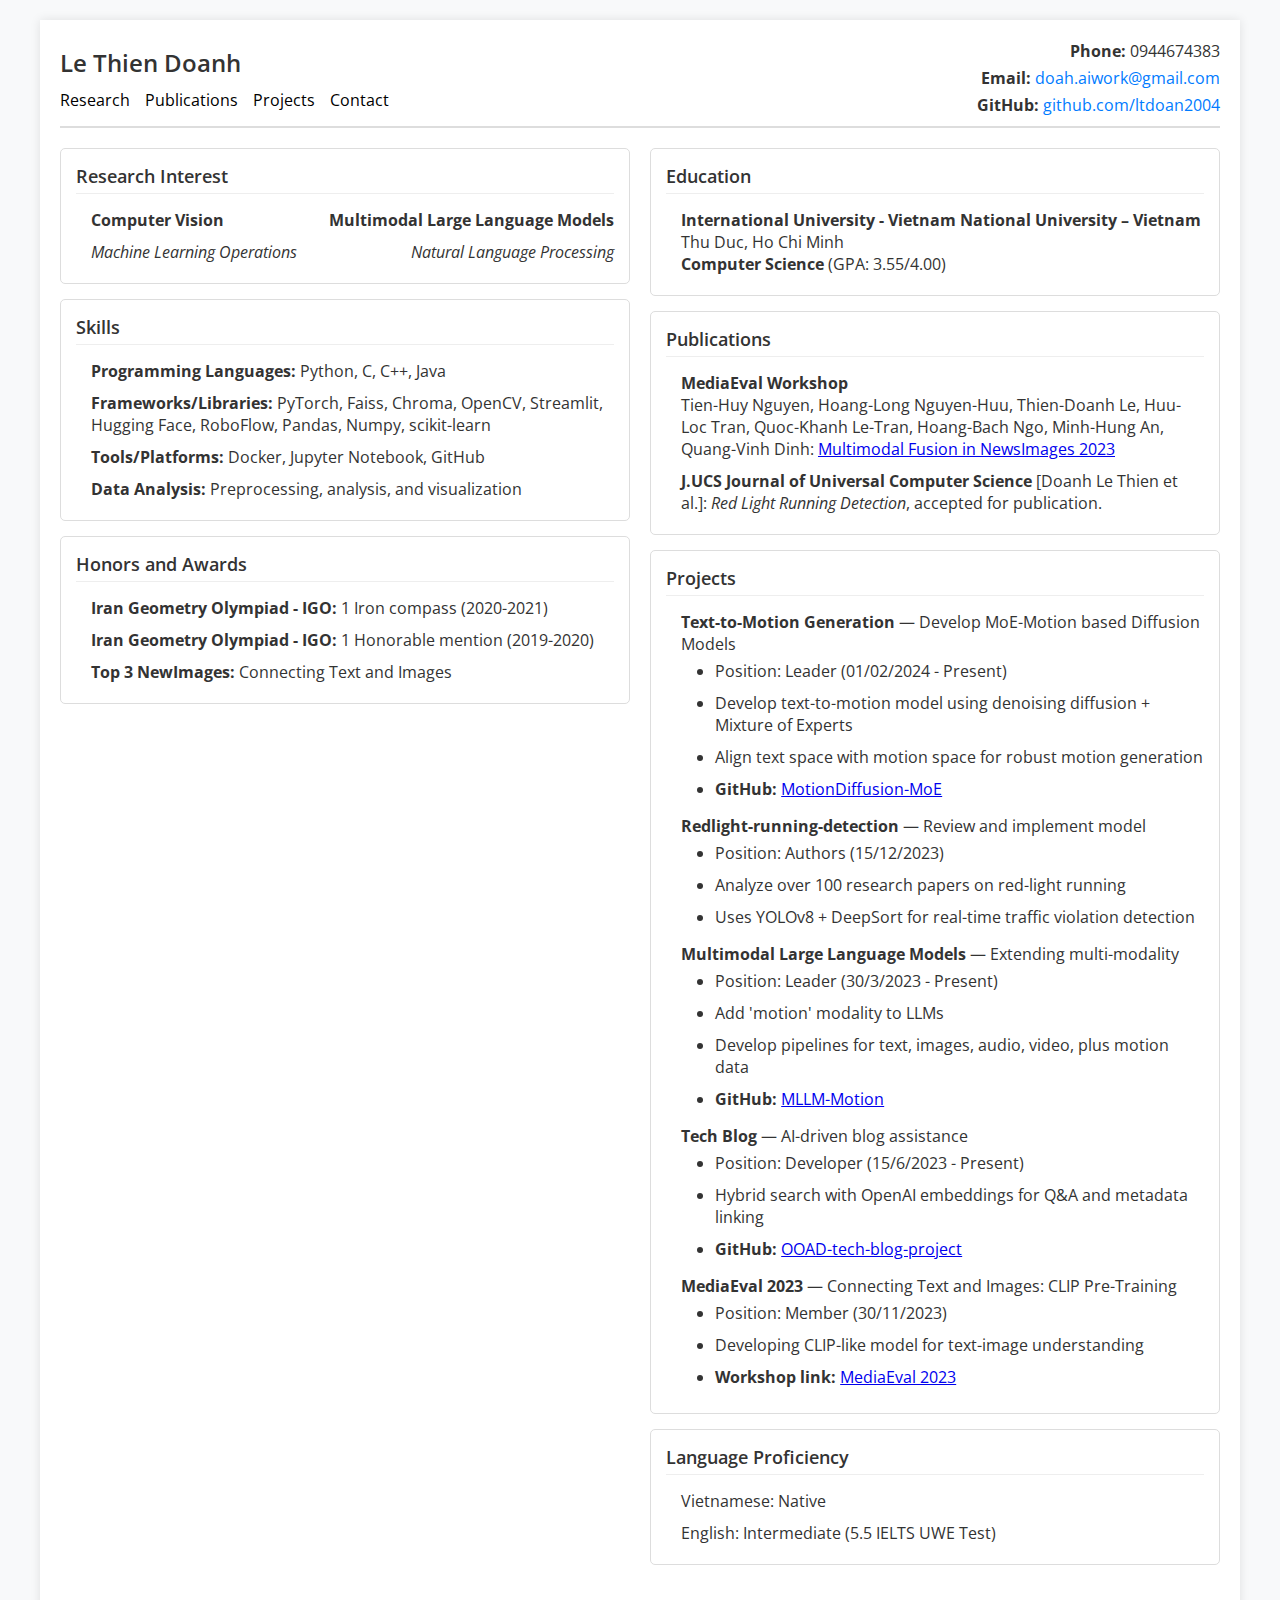
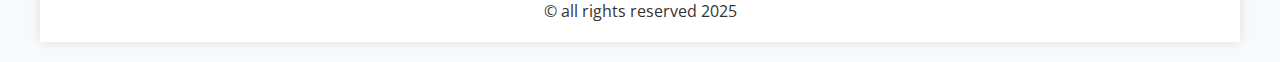
<file: index.html>
<!DOCTYPE html>
<html lang="vi">
<head>
    <meta charset="UTF-8" />
    <meta name="viewport" content="width=device-width, initial-scale=1" />
    <title>CV - Le Thien Doanh</title>

    <!-- Google Font -->
    <link
      href="https://fonts.googleapis.com/css2?family=Open+Sans:wght@300;400;600&display=swap"
      rel="stylesheet"
    />

    <style>
        * {
            margin: 0;
            padding: 0;
            box-sizing: border-box;
            font-family: 'Open Sans', sans-serif;
        }

        body {
            background-color: #f8f9fa;
            display: flex;
            justify-content: center;
            padding: 20px;
            color: #333;
        }

        .container {
            width: 100%;
            max-width: 1200px;
            background: white;
            padding: 20px;
            box-shadow: 0px 0px 10px rgba(0, 0, 0, 0.1);
        }

        /* Header */
        .header {
            display: flex;
            justify-content: space-between;
            align-items: center;
            padding-bottom: 10px;
            border-bottom: 2px solid #ddd;
            flex-wrap: wrap;
            gap: 10px;
        }

        .header h1 {
            font-size: 24px;
            font-weight: 600;
        }

        .contact {
            display: flex;
            flex-direction: column;
            align-items: flex-end;
            gap: 5px;
        }

        .contact a {
            color: #007bff;
            text-decoration: none;
        }

        .nav {
            display: flex;
            gap: 15px;
            margin-top: 10px;
        }

        .nav a {
            text-decoration: none;
            color: black;
            font-weight: 400;
        }

        /* Main layout */
        .main {
            display: flex;
            flex-direction: row;
            gap: 20px;
            margin-top: 20px;
        }

        .left-column, .right-column {
            flex: 1;
        }

        .section {
            background: white;
            padding: 15px;
            margin-bottom: 15px;
            border: 1px solid #ddd;
            border-radius: 5px;
        }

        .section h3 {
            margin-bottom: 10px;
            font-size: 18px;
            font-weight: 600;
            border-bottom: 1px solid #eee;
            padding-bottom: 5px;
        }

        ul {
            list-style: none;
            padding-left: 15px;
        }

        ul li {
            padding: 5px 0;
        }

        /* Sub-lists under projects/publications if needed */
        .sub-list {
            margin-left: 1.2rem;
            list-style: disc;
        }

        .review-box {
            border: 1px solid #ddd;
            padding: 10px;
            border-radius: 5px;
            margin-top: 10px;
        }

        .bold {
            font-weight: 600;
        }
        .italic {
            font-style: italic;
        }

        /* Responsive Layout */
        @media (max-width: 768px) {
            .main {
                flex-direction: column;
            }
            .contact {
                align-items: flex-start;
            }
        }
    </style>
</head>
<body>
    <div class="container">
        <!-- Header -->
        <div class="header">
            <div>
                <h1>Le Thien Doanh</h1>
                <!-- Optional small nav, if you want -->
                <nav class="nav">
                    <a href="#">Research</a>
                    <a href="#">Publications</a>
                    <a href="#">Projects</a>
                    <a href="#">Contact</a>
                </nav>
            </div>
            <div class="contact">
                <div><strong>Phone:</strong> 0944674383</div>
                <div><strong>Email:</strong> <a href="mailto:doah.aiwork@gmail.com">doah.aiwork@gmail.com</a></div>
                <div><strong>GitHub:</strong> <a href="https://github.com/ltdoan2004" target="_blank">github.com/ltdoan2004</a></div>
            </div>
        </div>

        <!-- Main content -->
        <div class="main">
            <!-- Left Column -->
            <div class="left-column">
                <!-- Research Interest -->
                <div class="section">
                    <h3>Research Interest</h3>
                    <ul>
                        <li>
                            <strong>Computer Vision</strong>
                            <span style="float: right;"><strong>Multimodal Large Language Models</strong></span>
                        </li>
                        <li>
                            <em>Machine Learning Operations</em>
                            <span style="float: right;"><em>Natural Language Processing</em></span>
                        </li>
                    </ul>
                </div>

                <!-- Skills -->
                <div class="section">
                    <h3>Skills</h3>
                    <ul>
                        <li><strong>Programming Languages:</strong> Python, C, C++, Java</li>
                        <li><strong>Frameworks/Libraries:</strong> PyTorch, Faiss, Chroma, OpenCV, Streamlit, Hugging Face, RoboFlow, Pandas, Numpy, scikit-learn</li>
                        <li><strong>Tools/Platforms:</strong> Docker, Jupyter Notebook, GitHub</li>
                        <li><strong>Data Analysis:</strong> Preprocessing, analysis, and visualization</li>
                    </ul>
                </div>

                <!-- Honors and Awards -->
                <div class="section">
                    <h3>Honors and Awards</h3>
                    <ul>
                        <li><strong>Iran Geometry Olympiad - IGO:</strong> 1 Iron compass (2020-2021)</li>
                        <li><strong>Iran Geometry Olympiad - IGO:</strong> 1 Honorable mention (2019-2020)</li>
                        <li><strong>Top 3 NewImages:</strong> Connecting Text and Images</li>
                    </ul>
                </div>
            </div>

            <!-- Right Column -->
            <div class="right-column">
                <!-- Education -->
                <div class="section">
                    <h3>Education</h3>
                    <ul>
                        <li>
                            <strong>International University - Vietnam National University – Vietnam</strong><br/>
                            Thu Duc, Ho Chi Minh<br/>
                            <strong>Computer Science</strong> (GPA: 3.55/4.00)
                        </li>
                    </ul>
                </div>

                <!-- Publications -->
                <div class="section">
                    <h3>Publications</h3>
                    <ul>
                        <li>
                            <strong>MediaEval Workshop</strong><br/>
                            Tien-Huy Nguyen, Hoang-Long Nguyen-Huu, Thien-Doanh Le, Huu-Loc Tran, Quoc-Khanh Le-Tran, Hoang-Bach Ngo, Minh-Hung An, Quang-Vinh Dinh:
                            <a href="https://2023.multimediaeval.com/paper9.pdf" target="_blank">Multimodal Fusion in NewsImages 2023</a>
                        </li>
                        <li>
                            <strong>J.UCS Journal of Universal Computer Science</strong> [Doanh Le Thien et al.]:
                            <em>Red Light Running Detection</em>, accepted for publication.
                        </li>
                    </ul>
                </div>

                <!-- Projects -->
                <div class="section">
                    <h3>Projects</h3>
                    <ul>
                        <li>
                            <strong>Text-to-Motion Generation</strong> — Develop MoE-Motion based Diffusion Models
                            <ul class="sub-list">
                                <li>Position: Leader (01/02/2024 - Present)</li>
                                <li>Develop text-to-motion model using denoising diffusion + Mixture of Experts</li>
                                <li>Align text space with motion space for robust motion generation</li>
                                <li>
                                    <strong>GitHub:</strong>
                                    <a href="https://github.com/ltdoan2004/MotionDiffusion-MoE" target="_blank">MotionDiffusion-MoE</a>
                                </li>
                            </ul>
                        </li>
                        <li>
                            <strong>Redlight-running-detection</strong> — Review and implement model
                            <ul class="sub-list">
                                <li>Position: Authors (15/12/2023)</li>
                                <li>Analyze over 100 research papers on red-light running</li>
                                <li>Uses YOLOv8 + DeepSort for real-time traffic violation detection</li>
                            </ul>
                        </li>
                        <li>
                            <strong>Multimodal Large Language Models</strong> — Extending multi-modality
                            <ul class="sub-list">
                                <li>Position: Leader (30/3/2023 - Present)</li>
                                <li>Add 'motion' modality to LLMs</li>
                                <li>Develop pipelines for text, images, audio, video, plus motion data</li>
                                <li>
                                    <strong>GitHub:</strong>
                                    <a href="https://github.com/ltdoan2004/MLLM-Motion" target="_blank">MLLM-Motion</a>
                                </li>
                            </ul>
                        </li>
                        <li>
                            <strong>Tech Blog</strong> — AI-driven blog assistance
                            <ul class="sub-list">
                                <li>Position: Developer (15/6/2023 - Present)</li>
                                <li>Hybrid search with OpenAI embeddings for Q&A and metadata linking</li>
                                <li>
                                    <strong>GitHub:</strong>
                                    <a href="https://github.com/ltdoan2004/OOAD-tech-blog-project" target="_blank">OOAD-tech-blog-project</a>
                                </li>
                            </ul>
                        </li>
                        <li>
                            <strong>MediaEval 2023</strong> — Connecting Text and Images: CLIP Pre-Training
                            <ul class="sub-list">
                                <li>Position: Member (30/11/2023)</li>
                                <li>Developing CLIP-like model for text-image understanding</li>
                                <li>
                                    <strong>Workshop link:</strong>
                                    <a href="https://multimediaeval.github.io/editions/2023/" target="_blank">MediaEval 2023</a>
                                </li>
                            </ul>
                        </li>
                    </ul>
                </div>

                <!-- Language Proficiency -->
                <div class="section">
                    <h3>Language Proficiency</h3>
                    <ul>
                        <li>Vietnamese: Native</li>
                        <li>English: Intermediate (5.5 IELTS UWE Test)</li>
                    </ul>
                </div>
            </div>
        </div>
        <p style="text-align: center; margin-top: 20px;">© all rights reserved 2025</p>
    </div>
</body>
</html>
</file>
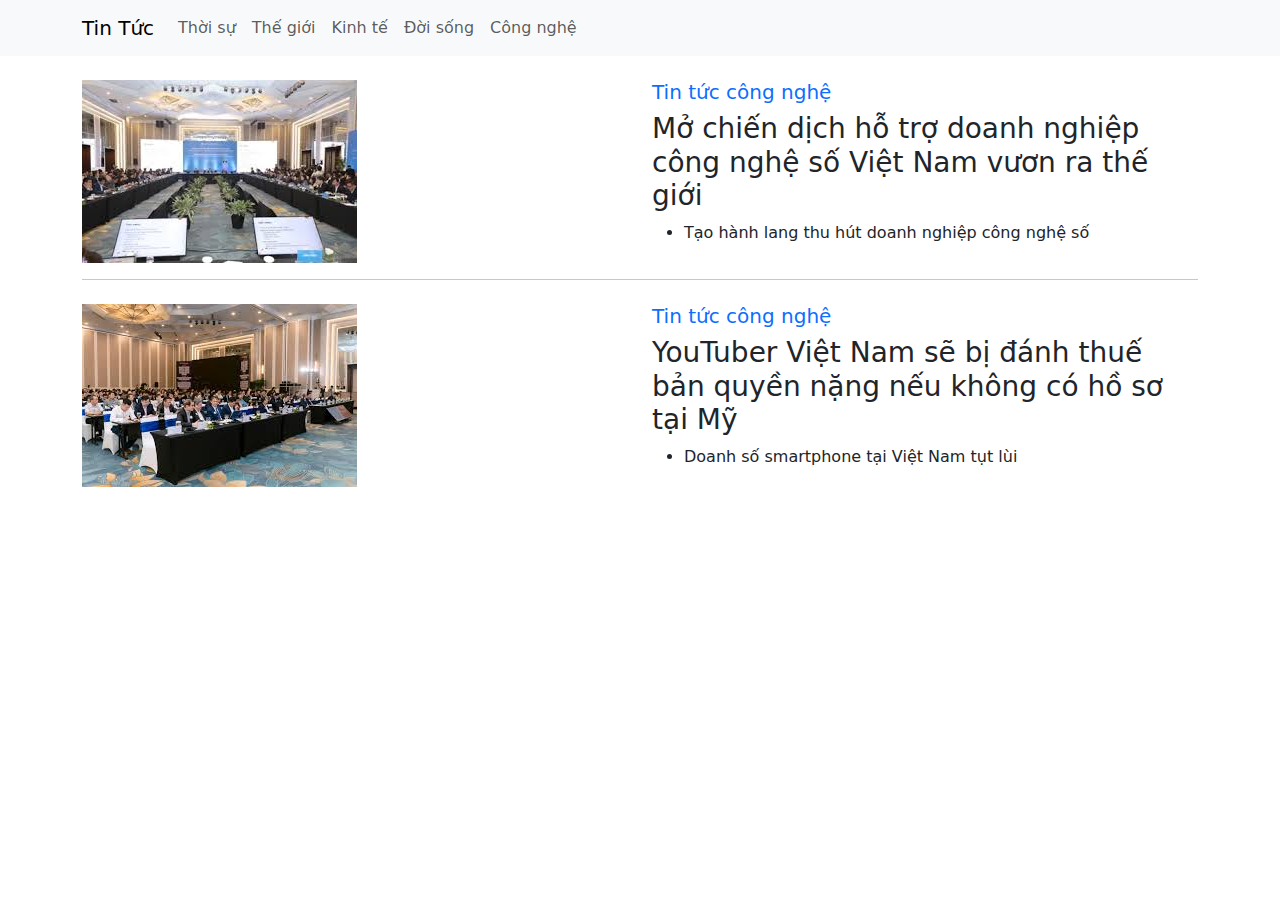
<file: ex2.html>
<!DOCTYPE html>
<html lang="vi">
<head>
    <meta charset="UTF-8">
    <meta name="viewport" content="width=device-width, initial-scale=1">
    <title>Trang Tin Tức</title>
    <link href="https://cdn.jsdelivr.net/npm/bootstrap@5.3.0/dist/css/bootstrap.min.css" rel="stylesheet">
</head>
<body>
    <nav class="navbar navbar-expand-lg navbar-light bg-light">
        <div class="container">
            <a class="navbar-brand" href="#">Tin Tức</a>
            <button class="navbar-toggler" type="button" data-bs-toggle="collapse" data-bs-target="#navbarNav">
                <span class="navbar-toggler-icon"></span>
            </button>
            <div class="collapse navbar-collapse" id="navbarNav">
                <ul class="navbar-nav">
                    <li class="nav-item"><a class="nav-link" href="#">Thời sự</a></li>
                    <li class="nav-item"><a class="nav-link" href="#">Thế giới</a></li>
                    <li class="nav-item"><a class="nav-link" href="#">Kinh tế</a></li>
                    <li class="nav-item"><a class="nav-link" href="#">Đời sống</a></li>
                    <li class="nav-item"><a class="nav-link" href="#">Công nghệ</a></li>
                </ul>
            </div>
        </div>
    </nav>

    <div class="container mt-4">
        <div class="row">
            <div class="col-md-6">
                <img src="./images/ex2_1.jpeg" class="img-fluid" alt="News Image">
            </div>
            <div class="col-md-6">
                <h5 class="text-primary">Tin tức công nghệ</h5>
                <h3>Mở chiến dịch hỗ trợ doanh nghiệp công nghệ số Việt Nam vươn ra thế giới</h3>
                <ul>
                    <li>Tạo hành lang thu hút doanh nghiệp công nghệ số</li>
                </ul>
            </div>
        </div>

        <hr>

        <div class="row mt-4">
            <div class="col-md-6">
                <img src="images/ex2_@.jpeg" class="img-fluid" alt="News Image">
                
            </div>
            <div class="col-md-6">
                <h5 class="text-primary">Tin tức công nghệ</h5>
                <h3>YouTuber Việt Nam sẽ bị đánh thuế bản quyền nặng nếu không có hồ sơ tại Mỹ</h3>
                <ul>
                    <li>Doanh số smartphone tại Việt Nam tụt lùi</li>
                </ul>
            </div>
        </div>
    </div>

    <script src="https://cdn.jsdelivr.net/npm/bootstrap@5.3.0/dist/js/bootstrap.bundle.min.js"></script>
</body>
</html>
</file>
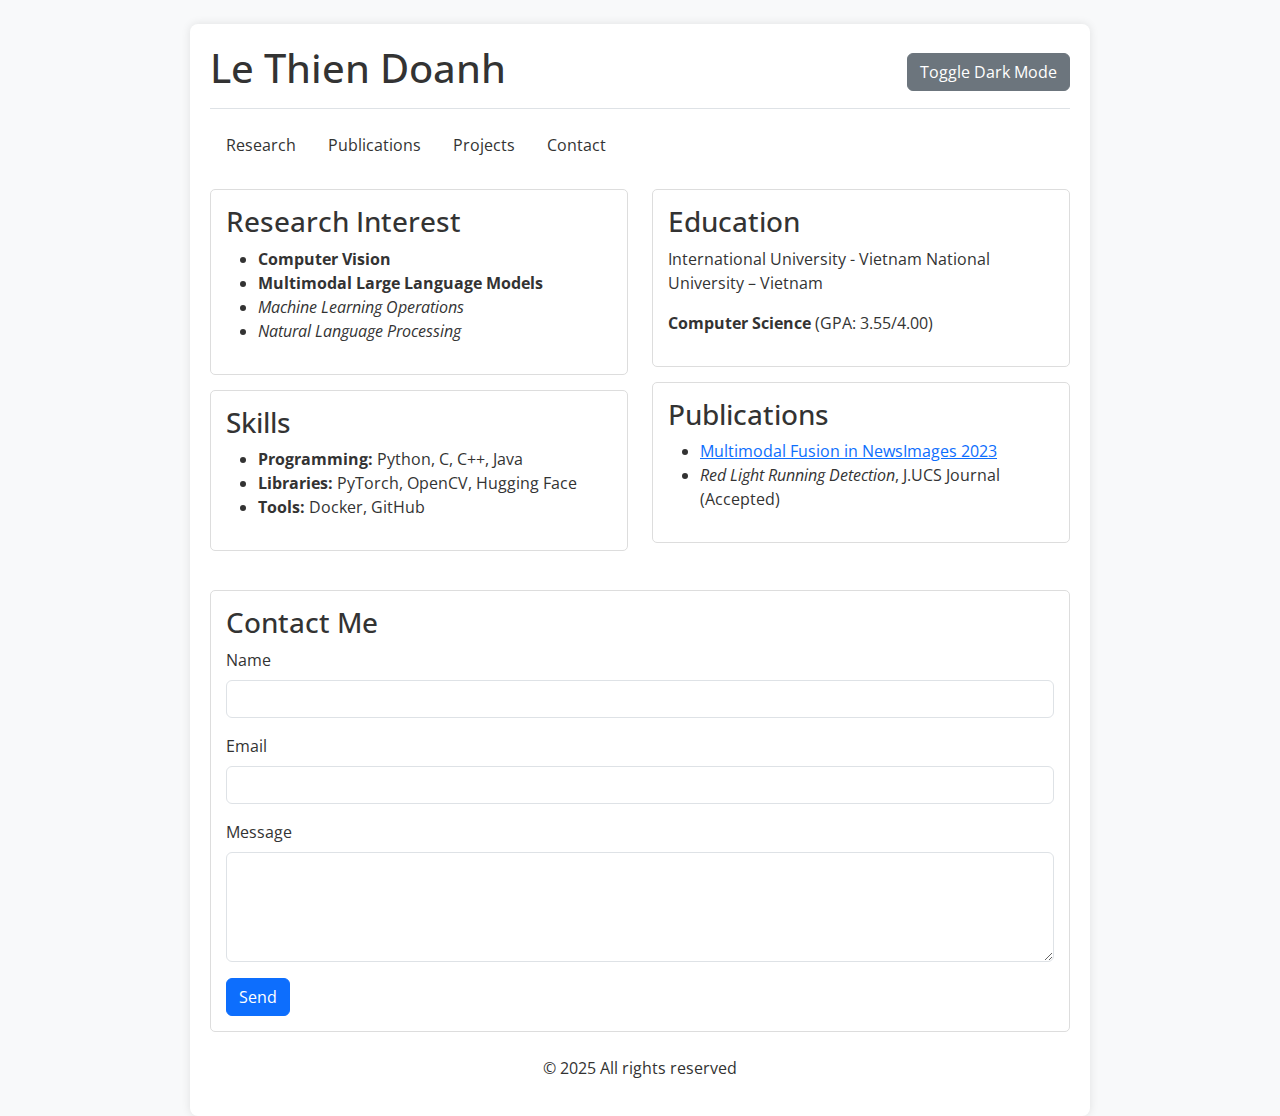
<file: ex4.html>
<!DOCTYPE html>
<html lang="vi">
<head>
    <meta charset="UTF-8" />
    <meta name="viewport" content="width=device-width, initial-scale=1" />
    <title>CV - Le Thien Doanh</title>

    <!-- Bootstrap CSS -->
    <link href="https://cdn.jsdelivr.net/npm/bootstrap@5.3.0/dist/css/bootstrap.min.css" rel="stylesheet">
    <!-- Google Font -->
    <link href="https://fonts.googleapis.com/css2?family=Open+Sans:wght@300;400;600&display=swap" rel="stylesheet">

    <style>
        :root {
            --bg-color: #f8f9fa;
            --text-color: #333;
            --section-bg: white;
            --border-color: #ddd;
            --link-color: #007bff;
        }

        [data-theme="dark"] {
            --bg-color: #181818;
            --text-color: #f1f1f1;
            --section-bg: #242424;
            --border-color: #444;
            --link-color: #66b3ff;
        }

        body {
            background-color: var(--bg-color);
            color: var(--text-color);
            font-family: 'Open Sans', sans-serif;
        }

        .container {
            max-width: 900px;
            background: var(--section-bg);
            padding: 20px;
            border-radius: 8px;
            box-shadow: 0px 0px 10px rgba(0, 0, 0, 0.1);
        }

        .section {
            padding: 15px;
            margin-bottom: 15px;
            border: 1px solid var(--border-color);
            border-radius: 5px;
            background: var(--section-bg);
        }

        .nav-link {
            color: var(--text-color) !important;
        }

        .toggle-theme {
            cursor: pointer;
        }
    </style>
</head>
<body data-theme="light">
    <div class="container mt-4">
        <!-- Header -->
        <div class="d-flex justify-content-between align-items-center border-bottom pb-2">
            <h1>Le Thien Doanh</h1>
            <div>
                <button class="btn btn-secondary toggle-theme">Toggle Dark Mode</button>
            </div>
        </div>
        <nav class="nav nav-pills mt-3">
            <a class="nav-link" href="#">Research</a>
            <a class="nav-link" href="#">Publications</a>
            <a class="nav-link" href="#">Projects</a>
            <a class="nav-link" href="#">Contact</a>
        </nav>

        <!-- Main content -->
        <div class="row mt-4">
            <div class="col-md-6">
                <div class="section">
                    <h3>Research Interest</h3>
                    <ul>
                        <li><strong>Computer Vision</strong></li>
                        <li><strong>Multimodal Large Language Models</strong></li>
                        <li><em>Machine Learning Operations</em></li>
                        <li><em>Natural Language Processing</em></li>
                    </ul>
                </div>

                <div class="section">
                    <h3>Skills</h3>
                    <ul>
                        <li><strong>Programming:</strong> Python, C, C++, Java</li>
                        <li><strong>Libraries:</strong> PyTorch, OpenCV, Hugging Face</li>
                        <li><strong>Tools:</strong> Docker, GitHub</li>
                    </ul>
                </div>
            </div>

            <div class="col-md-6">
                <div class="section">
                    <h3>Education</h3>
                    <p>International University - Vietnam National University – Vietnam</p>
                    <p><strong>Computer Science</strong> (GPA: 3.55/4.00)</p>
                </div>

                <div class="section">
                    <h3>Publications</h3>
                    <ul>
                        <li><a href="https://2023.multimediaeval.com/paper9.pdf">Multimodal Fusion in NewsImages 2023</a></li>
                        <li><em>Red Light Running Detection</em>, J.UCS Journal (Accepted)</li>
                    </ul>
                </div>
            </div>
        </div>

        <!-- Contact Form -->
        <div class="section mt-4">
            <h3>Contact Me</h3>
            <form>
                <div class="mb-3">
                    <label class="form-label">Name</label>
                    <input type="text" class="form-control" required>
                </div>
                <div class="mb-3">
                    <label class="form-label">Email</label>
                    <input type="email" class="form-control" required>
                </div>
                <div class="mb-3">
                    <label class="form-label">Message</label>
                    <textarea class="form-control" rows="4" required></textarea>
                </div>
                <button type="submit" class="btn btn-primary">Send</button>
            </form>
        </div>

        <footer class="text-center mt-4">
            <p>© 2025 All rights reserved</p>
        </footer>
    </div>

    <!-- Bootstrap JS & Dark Mode Toggle Script -->
    <script src="https://cdn.jsdelivr.net/npm/bootstrap@5.3.0/dist/js/bootstrap.bundle.min.js"></script>
    <script>
        document.querySelector('.toggle-theme').addEventListener('click', function() {
            let body = document.body;
            let theme = body.getAttribute('data-theme');
            body.setAttribute('data-theme', theme === 'light' ? 'dark' : 'light');
        });
    </script>
</body>
</html>
</file>
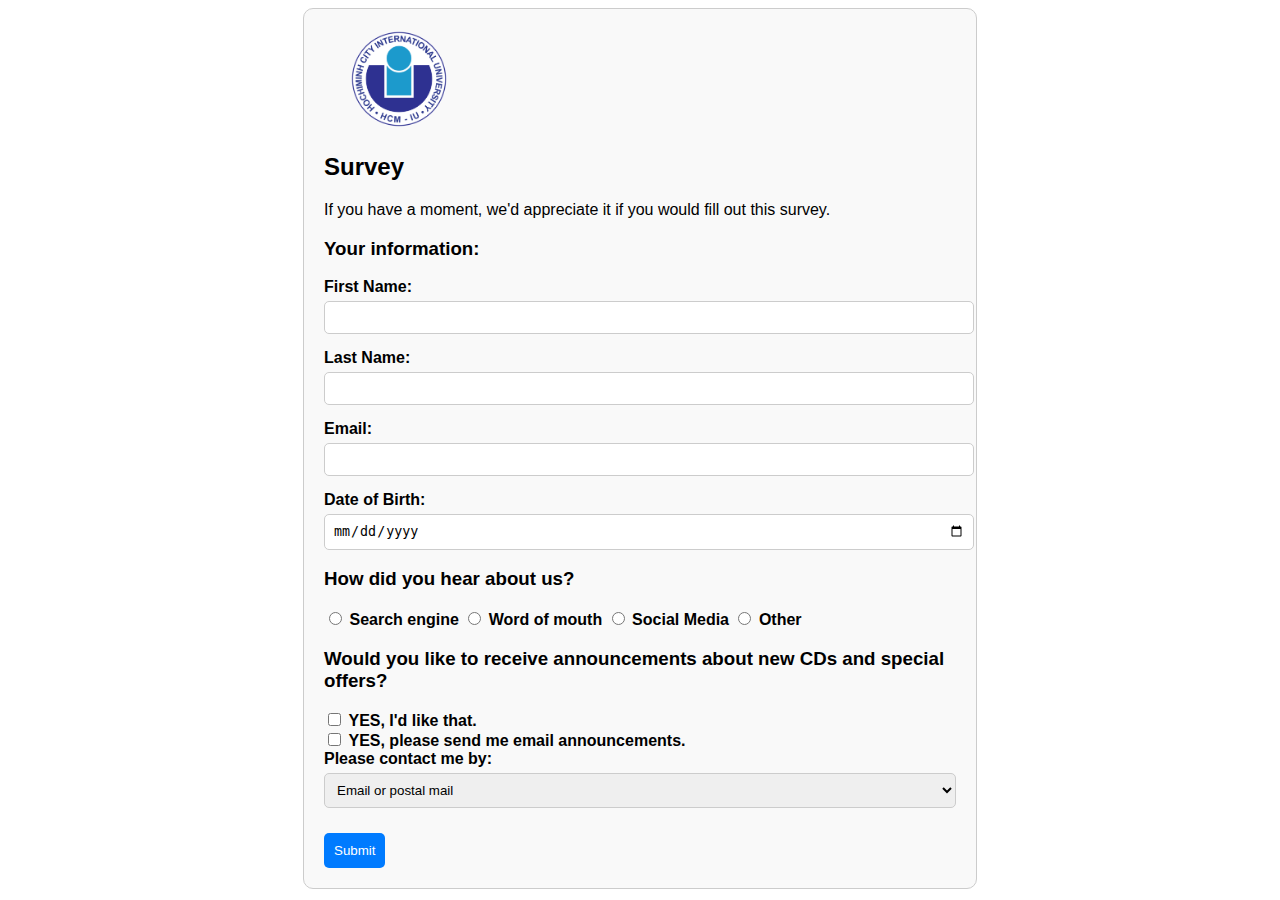
<file: surveyform.html>
<!DOCTYPE html>
<html lang="en">
<head>
    <meta charset="UTF-8">
    <meta name="viewport" content="width=device-width, initial-scale=1.0">
    <link rel="stylesheet" href="style.css">
    <title>Survey Form</title>
    
</head>
<body>
    <div class="container">
        
        <img src="logo-vector-IU-01.png"  alt="University Logo" class="logo">

        <h2>Survey</h2>
        <p>If you have a moment, we'd appreciate it if you would fill out this survey.</p>
        
        <h3>Your information:</h3>
        <form>
            <div class="form-group">
                <label for="firstName">First Name:</label>
                <input type="text" id="firstName" name="firstName">
            </div>
            <div class="form-group">
                <label for="lastName">Last Name:</label>
                <input type="text" id="lastName" name="lastName">
            </div>
            <div class="form-group">
                <label for="email">Email:</label>
                <input type="email" id="email" name="email">
            </div>
            <div class="form-group">
                <label for="dob">Date of Birth:</label>
                <input type="date" id="dob" name="dob">
            </div>
            
            <h3>How did you hear about us?</h3>
            <div class="radio-group">
                <input type="radio" id="search" name="source" value="Search engine">
                <label for="search">Search engine</label>
                <input type="radio" id="word" name="source" value="Word of mouth">
                <label for="word">Word of mouth</label>
                <input type="radio" id="social" name="source" value="Social Media">
                <label for="social">Social Media</label>
                <input type="radio" id="other" name="source" value="Other">
                <label for="other">Other</label>
            </div>
            
            <h3>Would you like to receive announcements about new CDs and special offers?</h3>
            <div class="checkbox-group">
                <input type="checkbox" id="yes1" name="announcements" value="yes">
                <label for="yes1">YES, I'd like that.</label><br>
                <input type="checkbox" id="yes2" name="email_announcements" value="yes">
                <label for="yes2">YES, please send me email announcements.</label>
            </div>
            
            <div class="form-group">
                <label for="contact">Please contact me by:</label>
                <select id="contact" name="contact">
                    <option value="email_postal">Email or postal mail</option>
                    <option value="email">Email only</option>
                    <option value="postal">Postal mail only</option>
                </select>
            </div>
            
            <button type="submit" class="submit-btn">Submit</button>
        </form>
    </div>
</body>
</html>
</file>
<file: style.css>
body {
    font-family: Arial, sans-serif;
}
.logo {
    width: 150px; /* Đặt chiều rộng */
    height: 100px; /* Đặt chiều cao */
    object-fit: contain; /* Đảm bảo ảnh không bị méo */
}

.container {
    width: 50%;
    margin: auto;
    border: 1px solid #ccc;
    padding: 20px;
    border-radius: 10px;
    background-color: #f9f9f9;
}
.form-group {
    margin-bottom: 15px;
}
label {
    font-weight: bold;
}
input[type="text"], input[type="email"], input[type="date"], select {
    width: 100%;
    padding: 8px;
    margin-top: 5px;
    border: 1px solid #ccc;
    border-radius: 5px;
}
.radio-group, .checkbox-group {
    margin-top: 5px;
}
.submit-btn {
    margin-top: 10px;
    padding: 10px;
    background-color: #007bff;
    color: white;
    border: none;
    border-radius: 5px;
    cursor: pointer;
}
.submit-btn:hover {
    background-color: #0056b3;
}
</file>
